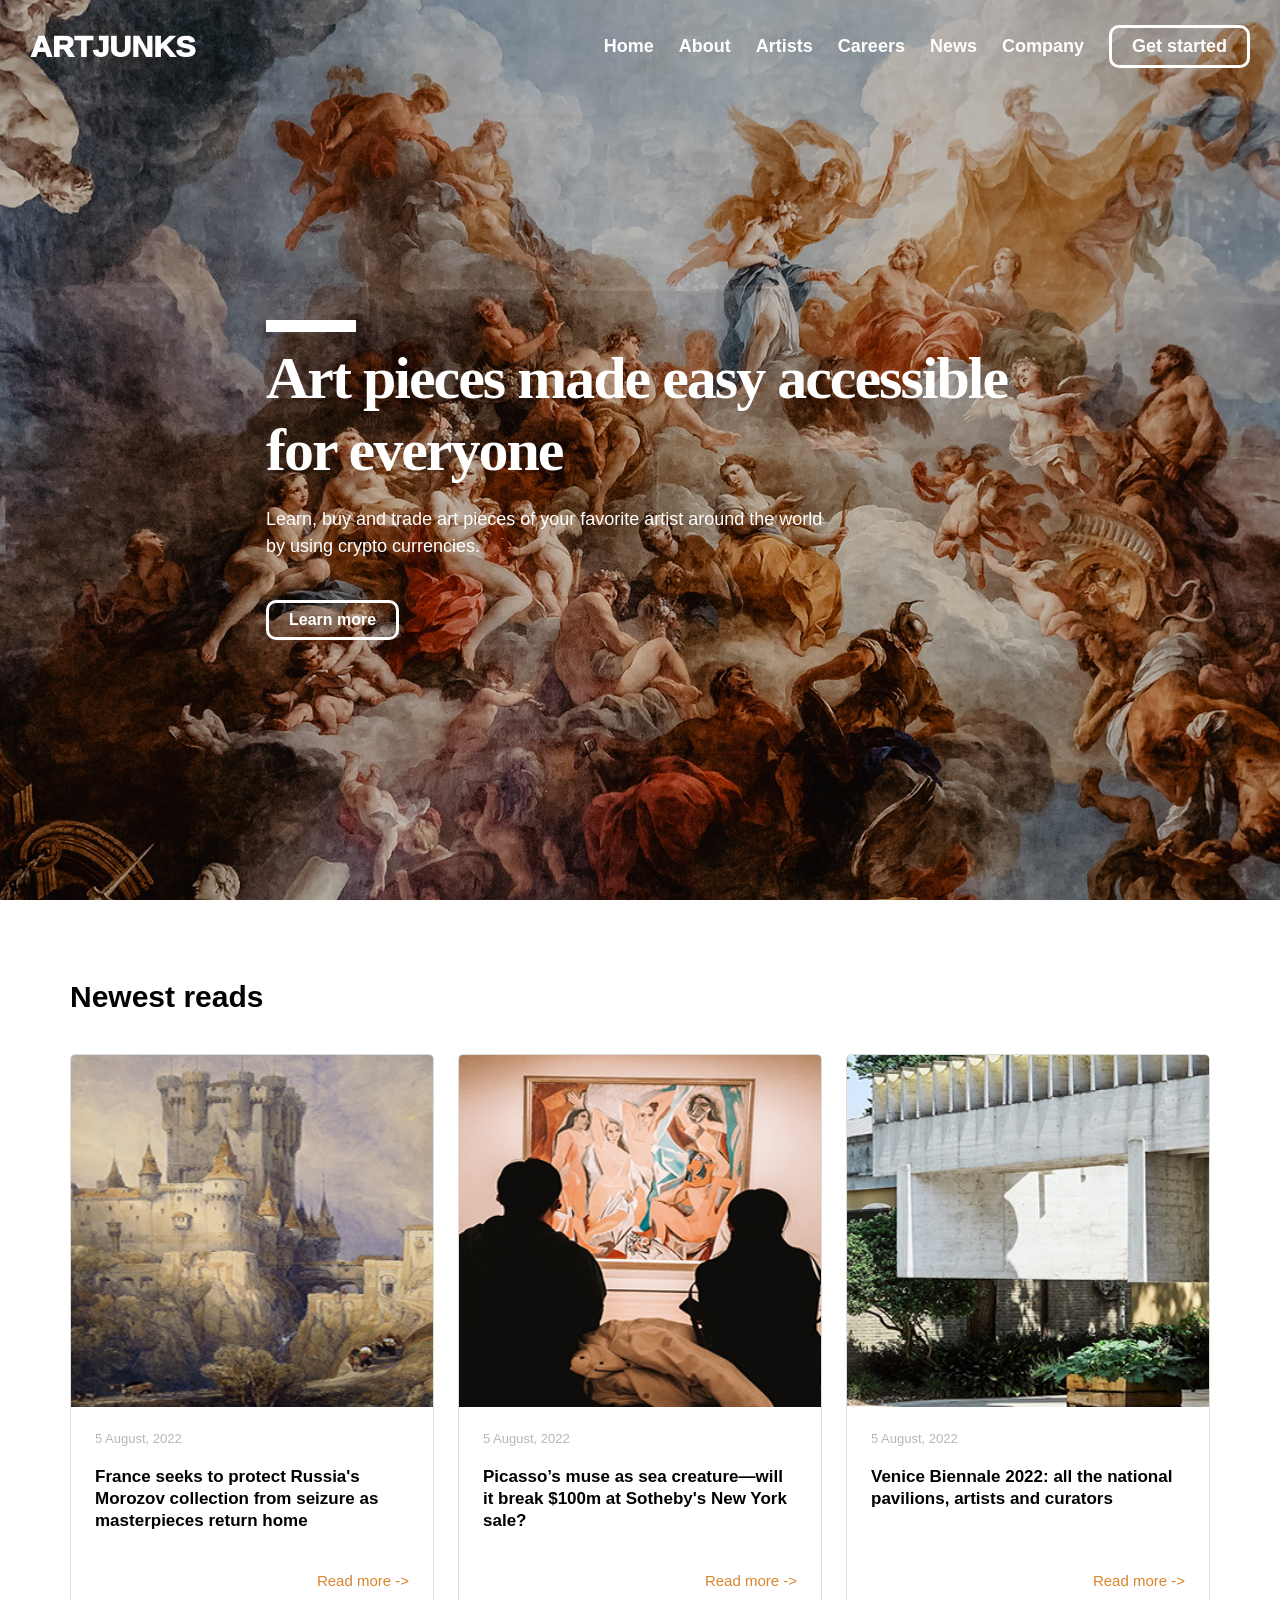
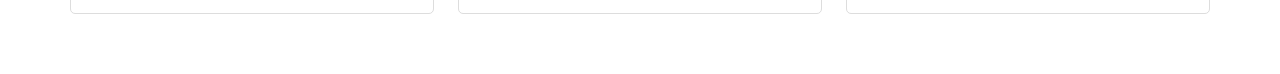
<file: index.html>
<!DOCTYPE html>
<html lang="en">
<head>
    <meta charset="UTF-8">
    <meta name="viewport" content="width=device-width, initial-scale=1.0">
    <meta name="description" content="ARTJUNKS - a responsive art news landing page. Learn, buy and trade art pieces using crypto currencies.">
    <title>ART NEWS LANDING PAGE</title>
    <link rel="icon" href="data:,">
    <link rel="stylesheet" href="./css/component.css?v=2">
    <link rel="stylesheet" href="./css/desktop.css?v=2">
    <link rel="stylesheet" href="./css/tablet.css?v=2">
    <link rel="stylesheet" href="./css/mobile.css?v=2">
    <link rel="stylesheet" href="https://unicons.iconscout.com/release/v4.2.0/css/line.css">
</head>
<body>
    <nav>
        <h1>ARTJUNKS</h1>
        <section id="mymenu" class="navlink">
            <ul class="float">
                <li><a href="#">Home</a></li>
                <li><a href="#">About</a></li>
                <li><a href="#">Artists</a></li>
                <li><a href="#">Careers</a></li>
                <li><a href="#">News</a></li>
                <li><a href="#">Company</a></li>
                <li><span>Get started</span></li>
            </ul>
        </section>
        <button class="burger" id="burger" aria-label="Toggle menu" aria-controls="mymenu" aria-expanded="false">
            <i class="uil uil-bars"></i>
        </button>
    </nav>
    <section class="bacground1">
        <section class="txt-box">
            <section class="tittle">
                <span><hr></span>
                <h1>Art pieces made easy accessible for everyone</h1>
            </section>
            <section class="tittle-content">
                <p>Learn, buy and trade art pieces of your favorite artist around the world
                    by using crypto currencies.</p>
            </section>
            <section class="tittle-btn">
                <span><a href="#">Learn more</a></span>
            </section>
        </section>
    </section>
    <main>
        <h1 class="tablet-label">Newest reads</h1>
        <section class="card-table">
            <section class="card">
                <img src="./image/card1-mobile.png" alt="Painting of a castle on a hill">
                <section class="card-info">
                    <p class="date">5 August, 2022</p>
                    <p class="context">France seeks to protect Russia's Morozov collection from seizure as
                    masterpieces return home</p>
                    <a class="read-btn" id="r1" href="#">Read more -></a>
                </section>
            </section>
            <section class="card">
                <img src="./image/card2-mobile.png" alt="Two visitors looking at a Picasso painting">
                <section class="card-info">
                    <p class="date">5 August, 2022</p>
                    <p class="context">Picasso’s muse as sea creature—will it break $100m at
                    Sotheby's New York sale?</p>
                    <a class="read-btn" id="r2" href="#">Read more -></a>
                </section>
            </section>
            <section class="card">
                <img src="./image/card3-mobile.png" alt="Concrete pavilion at the Venice Biennale">
                <section class="card-info">
                    <p class="date">5 August, 2022</p>
                    <p class="context">Venice Biennale 2022:
                        all the national pavilions, artists and curators</p>
                    <a class="read-btn" id="r3" href="#">Read more -></a>
                </section>
            </section>
        </section>
    </main>
    <script src="./js/art-mobile.js?v=2"></script>
    <script src="./js/art-toggle.js?v=2"></script>
</body>
</html>
</file>
<file: css/component.css>
*{
    padding: 0;
    margin: 0;
    box-sizing: border-box;
    font-family: sans-serif;
}
html{
    overflow-x: hidden;
}
body{
    position: relative;
    overflow-x: hidden;
}
img{
    display: block;
    max-width: 100%;
}
nav h1{
    color: #fff;
    font-weight: 1000;
}
nav ul {
    display: flex;
    flex-direction: row;
    list-style: none;
}
nav ul li a{
    text-decoration: none;
}
.burger{
    display: none;
    -webkit-appearance: none;
    appearance: none;
    background: none;
    border: none;
    padding: 0;
    color: #ffffff;
    cursor: pointer;
    -webkit-tap-highlight-color: transparent;
}
</file>
<file: css/desktop.css>
/* Desktop (default) */
    nav{
        position: absolute;
        top: 0;
        left: 0;
        right: 0;
        z-index: 10;
        display: flex;
        align-items: center;
        justify-content: space-between;
        padding: 25px 30px;
    }
    nav h1{
        font-size: 30.4px;
    }
    .float{
        align-items: center;
    }
    .float li {
        margin-left: 25px;
        font-size: 18px;
        font-weight: bold;
        color: #ffffff;
     }
    .float li a {
        color: #ffffff;
     }
    .float li a:hover{
        text-decoration: underline;
     }
    .float span{
        display: inline-block;
        cursor: pointer;
        border: solid 3px #ffffff;
        border-radius: 10px;
        font-weight: bold;
        color: #ffffff;
        padding: 8px 20px;
    }
    .bacground1{
        display: flex;
        justify-content: center;
        align-items: center;
        width: 100%;
        min-height: 100vh;
        padding: 120px 30px 60px;
        background-size: cover;
        background-position: center;
        background-repeat: no-repeat;
        background-image: url(../image/desktopbg.png);
    }
    .txt-box {
        display: flex;
        flex-direction: column;
        width: 100%;
        max-width: 748px;
        font-family: 'Times New Roman', Times, serif;
        color: #ffffff;
    }
    .tittle h1{
        width: 100%;
        letter-spacing: -2px;
        font-size: clamp(38px, 5vw, 60px);
        line-height: 1.2;
        font-family: 'Times New Roman', Times, serif;
    }
    .tittle span hr{
        border: none;
        width: 90px;
        height: 0.8em;
        margin-bottom: 10px;
        background-color: #ffffff;
    }
    .tittle-content{
        margin: 20px 0px 40px 0px;
        max-width: 560px;
        line-height: 1.5;
        font-size: 18px;
    }
    .tittle-btn span a{
        display: inline-block;
        text-decoration: none;
        cursor: pointer;
        border: solid 3px #ffffff;
        border-radius: 10px;
        font-weight: bold;
        color: #ffffff;
        padding: 8px 20px;
        transition: background-color 0.2s, color 0.2s;
    }
    .tittle-btn span a:hover{
        background-color: #ffffff;
        color: #000000;
    }
    main{
        width: 100%;
        max-width: 1200px;
        margin: 0 auto;
        padding: 80px 30px 60px;
    }
    main .tablet-label{
        font-size: 30px;
        margin-bottom: 40px;
    }
    main .mobile-label{
        display: none;
    }
    .card-table {
        display: grid;
        grid-template-columns: repeat(3, 1fr);
        gap: 24px;
    }
    .card{
        display: flex;
        flex-direction: column;
        border: #DDDDDD 1px solid;
        border-radius: 5px;
        overflow: hidden;
    }
    .card img{
        width: 100%;
        aspect-ratio: 311 / 352;
        max-height: 352px;
        object-fit: cover;
    }
    .card-info{
        flex: 1;
        display: flex;
        flex-direction: column;
        padding: 24px;
    }
    .card-info .date{
        margin: 0px 0 20px 0;
        font-size: 13px;
        color: #B7B7B7;
    }
    .card-info .context{
        font-weight: bold;
        font-size: 17px;
        line-height: 1.3;
    }
    .card-info .read-btn{
        align-self: flex-end;
        margin-top: auto;
        padding-top: 40px;
        font-size: 15px;
        color: #D9852C;
        text-decoration: none;
        cursor: pointer;
    }
    .card-info .read-btn:hover{
        text-decoration: underline;
    }
</file>
<file: css/tablet.css>
/* Tablet: burger menu, cards stay in 3 columns */
@media  (max-width:925px) {
    nav h1{
        font-size: 26px;
    }
    .burger{
        display: block;
        font-size: 35px;
        line-height: 1;
    }
    #mymenu{
        display: none;
        position: absolute;
        top: 85px;
        left: 0;
        right: 0;
        padding: 0 20px;
    }
    nav #mymenu.active{
        display: block;
        animation: open 0.3s ease-out both;
    }
    @keyframes open {
        from{
            transform: translateY(-10px);
            opacity: 0;
        }to{
            transform: translateY(0px);
            opacity: 1;
        }
    }
    .float {
        flex-direction: column;
        align-items: stretch;
        background-color: #ffffff;
        width: 100%;
        max-height: calc(100vh - 100px);
        overflow-y: auto;
        padding: 10px;
        border-radius: 15px;
        box-shadow: 0 10px 30px rgba(0, 0, 0, 0.25);
    }
    .float li{
        margin: 0;
        text-align: center;
        border-radius: 10px;
    }
    .float li a,
    .float span{
        display: block;
        padding: 14px;
        font-size: 18px;
        font-weight: bold;
        color: #bd6022;
        border: none;
    }
    .float li:active{
        background-color: #f5d9ba;
    }
    /* Only show hover on devices with a mouse, so it doesn't stick after a tap */
    @media (hover: hover) {
        .float li:hover{
            background-color: #f5d9ba;
        }
        .float li:hover a,
        .float li:hover span{
            color: #5a2b05;
            text-decoration: none;
        }
    }
    .bacground1{
        background-image: url(../image/tabletbg.png);
    }
    .txt-box {
        max-width: 600px;
    }
    main{
        padding: 60px 30px 50px;
    }
    .card-table {
        gap: 16px;
    }
    .card-info{
        padding: 16px;
    }
    .card-info .context{
        font-size: 15px;
    }
    .card-info .read-btn{
        padding-top: 30px;
        font-size: 14px;
    }
}
</file>
<file: css/mobile.css>
/* Mobile: cards stack in a single column */
@media  (max-width:600px) {
    nav{
        padding: 20px;
    }
    nav h1{
        font-size: 24px;
    }
    #mymenu{
        top: 75px;
        padding: 0 16px;
    }
    .bacground1{
        padding: 100px 20px 50px;
        background-image: url(../image/mobilebg.png);
    }
    .tittle h1{
        letter-spacing: -1px;
        font-size: clamp(34px, 11vw, 46px);
    }
    .tittle-content{
        margin: 16px 0 30px;
        font-size: 16px;
    }
    main{
        padding: 40px 20px;
    }
    main .tablet-label{
        font-size: 24px;
        margin-bottom: 24px;
    }
    .card-table {
        grid-template-columns: 1fr;
        gap: 24px;
        max-width: 420px;
        margin: 0 auto;
    }
    .card-info{
        padding: 20px;
    }
    .card-info .context{
        font-size: 18px;
    }
    .card-info .read-btn{
        padding-top: 24px;
    }
}
</file>
